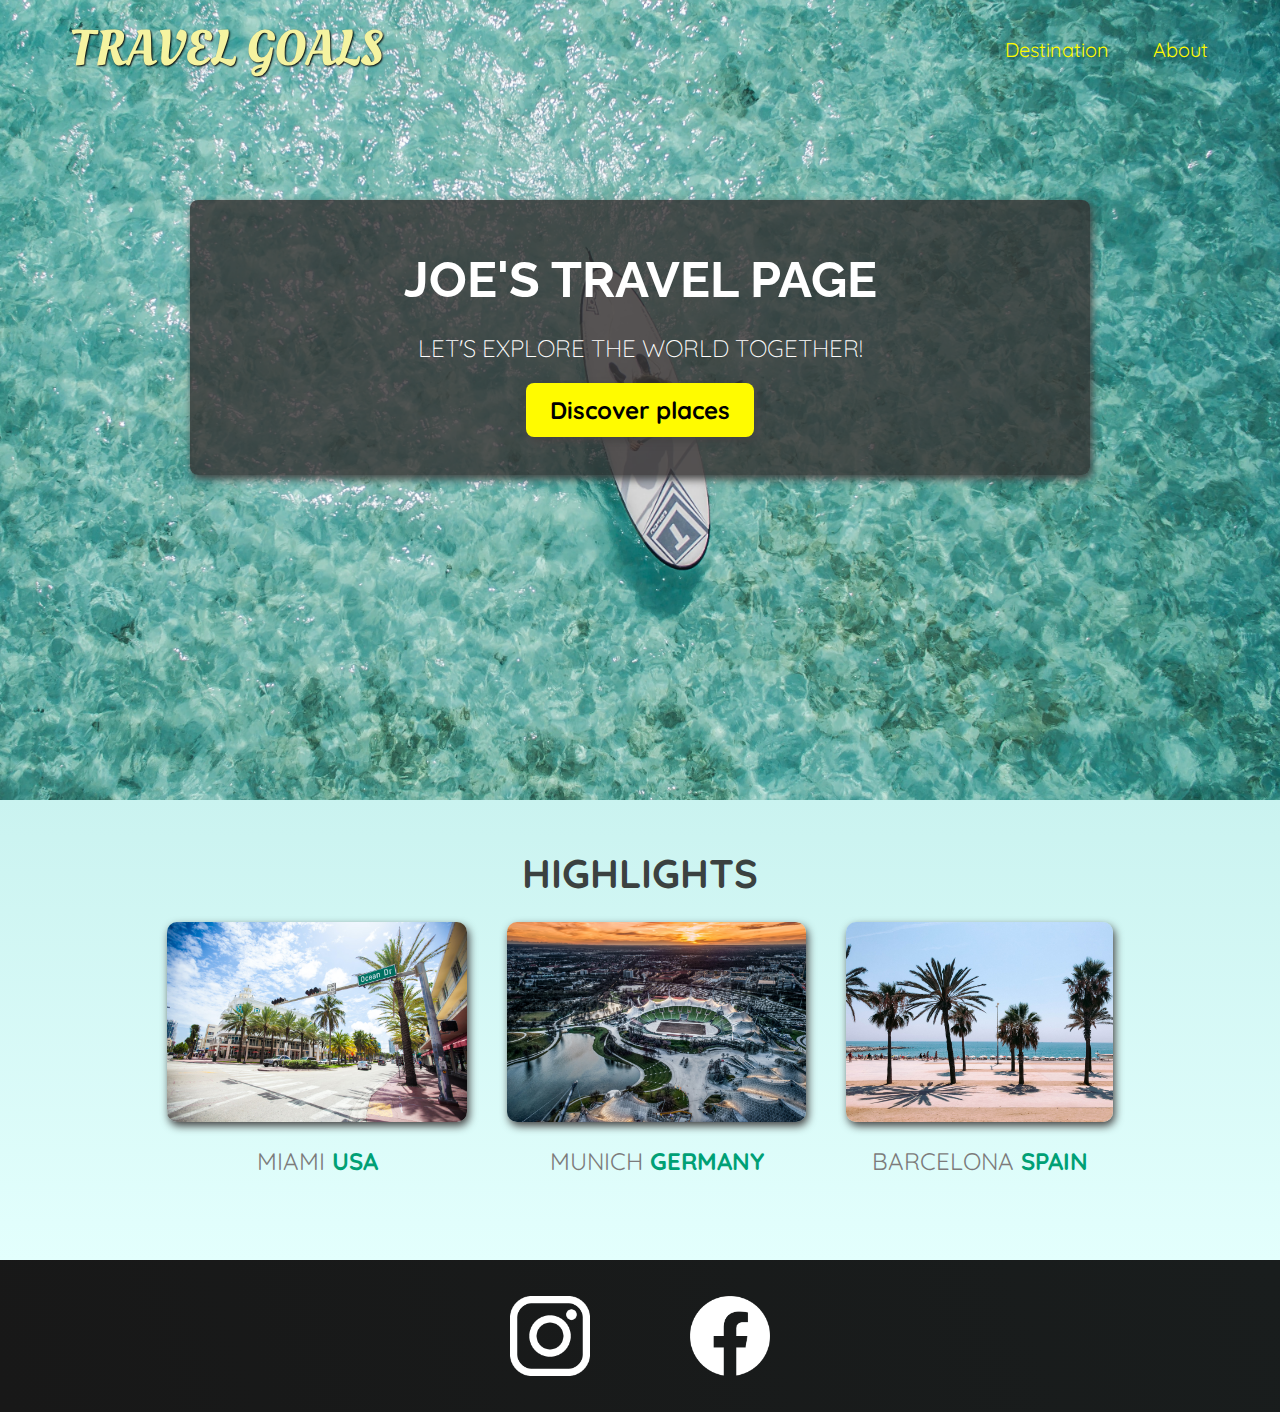
<file: index.html>
<!DOCTYPE html>
<html lang="en">
  <head>
    <meta charset="UTF-8" />
    <meta http-equiv="X-UA-Compatible" content="IE=edge" />
    <meta name="viewport" content="width=device-width, initial-scale=1.0" />
    <link
      href="https://fonts.googleapis.com/css2?family=Raleway:wght@700&family=Oleo+Script:wght@700&family=Quicksand:wght@300;500&display=swap"
      rel="stylesheet"
    />
    <link rel="stylesheet" href="shared.css" />
    <link rel="stylesheet" href="styles.css" />
    <title>Travel Goals</title>
  </head>
  <body>
    <header>
      <div id="page-logo">
        <a href="/index.html">Travel Goals</a>
      </div>

      <nav>
        <ul>
          <li><a href="/places.html">Destination</a></li>
          <li><a href="">About</a></li>
        </ul>
      </nav>
    </header>

    <main>
      <section id="hero">
        <div id="hero-content">
          <h1>Joe's Travel Page</h1>
          <p>Let's explore the world together!</p>
          <a href="/places.html">Discover places</a>
        </div>
      </section>

      <section id="highlights">
        <h2>Highlights</h2>
        <ul id="destinations">
          <li class="destination">
            <img
              src="/images/places/miami.jpg"
              alt="Miami streets on sunny day"
            />
            <p>Miami <strong>USA</strong></p>
          </li>

          <li class="destination">
            <img
              src="/images/places/munich.jpg"
              alt="Munich stadium in winter"
            />

            <p>Munich <strong>Germany</strong></p>
          </li>

          <li class="destination">
            <img
              src="/images/places/barcelona.jpg"
              alt="Palm beach in Barcelona"
            />

            <p>Barcelona <strong>Spain</strong></p>
          </li>
        </ul>
      </section>
    </main>

    <footer>
      <ul>
        <li>
          <a href="https://www.instagram.com">
            <img src="/images/icons/insta.png" alt="Instagram logo" />
          </a>
        </li>

        <li>
          <a href="https://www.facebook.com">
            <img src="/images/icons/facebook.png" alt="Facebook logo" />
          </a>
        </li>
      </ul>
    </footer>
  </body>
</html>
</file>
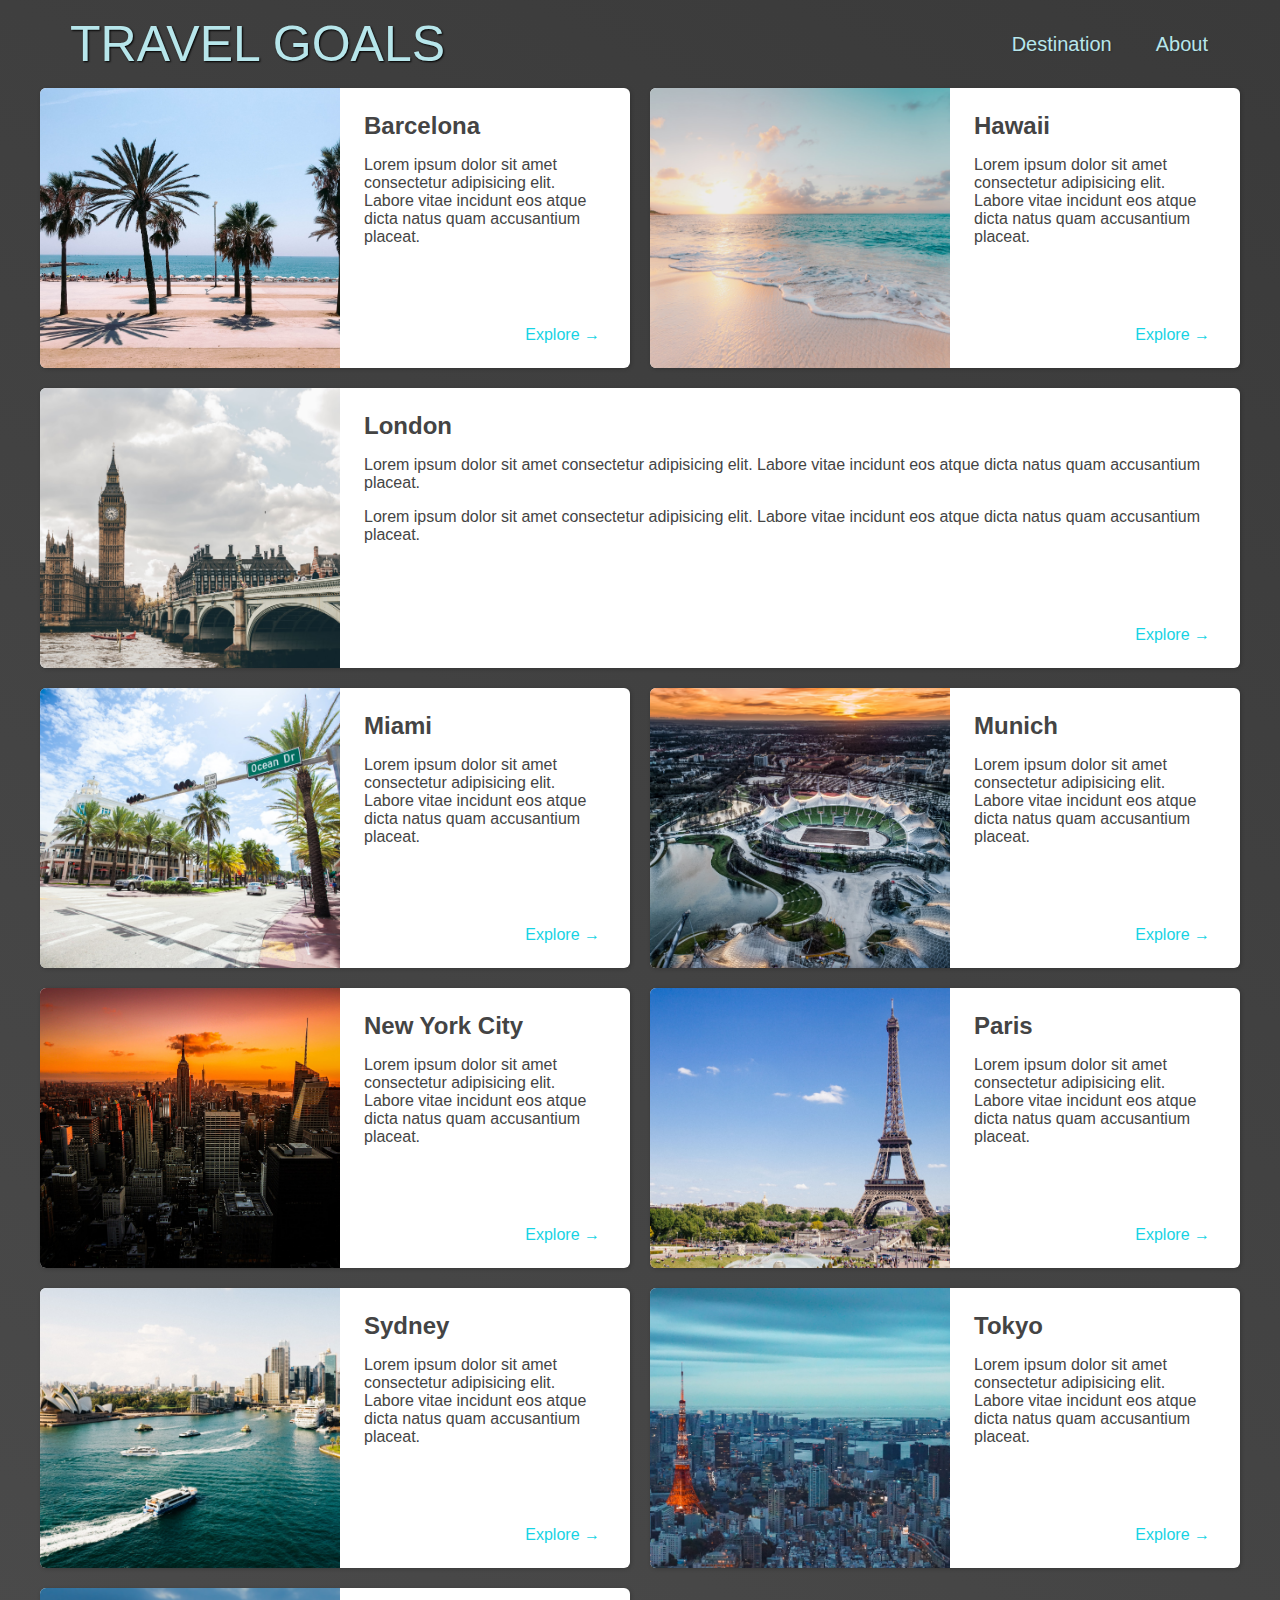
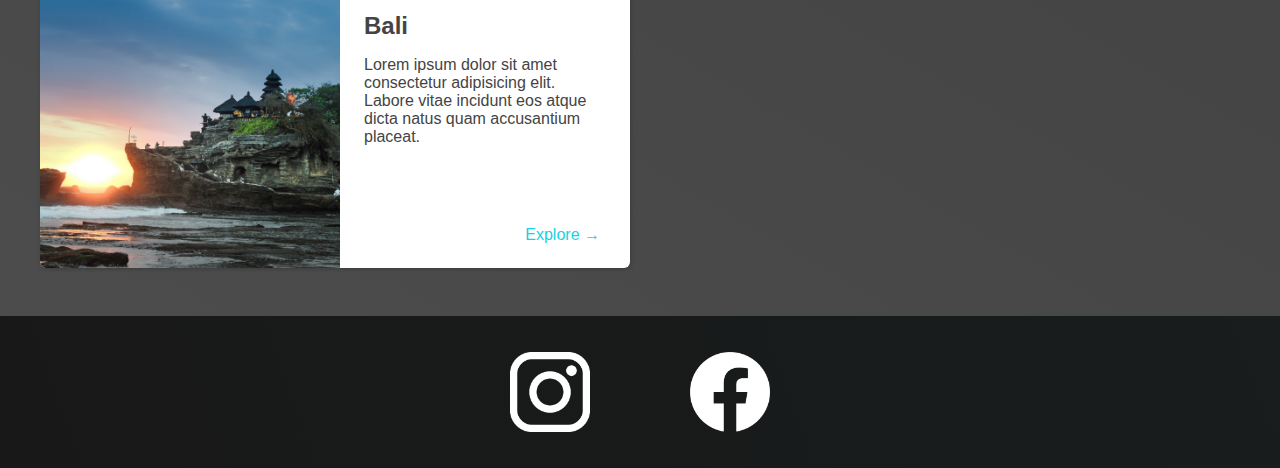
<file: places.html>
<!DOCTYPE html>
<html lang="en">
  <head>
    <meta charset="UTF-8" />
    <meta http-equiv="X-UA-Compatible" content="IE=edge" />
    <meta name="viewport" content="width=device-width, initial-scale=1.0" />
    <link rel="stylesheet" href="shared.css" />
    <link rel="stylesheet" href="places.css" />
    <title>Travel Goals</title>
  </head>
  <body>
    <header>
      <div id="page-logo">
        <a href="/index.html">Travel Goals</a>
      </div>

      <nav>
        <ul>
          <li><a href="/places.html">Destination</a></li>
          <li><a href="">About</a></li>
        </ul>
      </nav>
    </header>

    <main>
      <ul>
        <li>
          <img src="images/places/barcelona.jpg" alt="City of Barcelona" />
          <div class="item-content">
            <div>
              <h2>Barcelona</h2>
              <p>
                Lorem ipsum dolor sit amet consectetur adipisicing elit. Labore
                vitae incidunt eos atque dicta natus quam accusantium placeat.
              </p>
            </div>
            <div class="actions">
              <a href="https://en.wikipedia.org/wiki/Barcelona">Explore &#x2192</a>
            </div>
          </div>
        </li>
        <li>
          <img src="images/places/hawaii.jpg" alt="Hawaii beach" />
          <div class="item-content">
            <div>
              <h2>Hawaii</h2>
              <p>
                Lorem ipsum dolor sit amet consectetur adipisicing elit. Labore
                vitae incidunt eos atque dicta natus quam accusantium placeat.
              </p>
            </div>
            <div class="actions">
              <a href="hhttps://en.wikipedia.org/wiki/Hawaii">Explore &#x2192</a>
            </div>
          </div>
        </li>
        <li>
          <img src="images/places/london.jpg" alt="London city" />
          <div class="item-content">
            <div>
              <h2>London</h2>
              <p>
                Lorem ipsum dolor sit amet consectetur adipisicing elit. Labore
                vitae incidunt eos atque dicta natus quam accusantium placeat.
              </p>
              <p>
                Lorem ipsum dolor sit amet consectetur adipisicing elit. Labore
                vitae incidunt eos atque dicta natus quam accusantium placeat.
              </p>
            </div>
            <div class="actions">
              <a href="https://en.wikipedia.org/wiki/London">Explore &#x2192</a>
            </div>
          </div>
        </li>
        <li>
          <img src="images/places/miami.jpg" alt="Miami streets" />
          <div class="item-content">
            <div>
              <h2>Miami</h2>
              <p>
                Lorem ipsum dolor sit amet consectetur adipisicing elit. Labore
                vitae incidunt eos atque dicta natus quam accusantium placeat.
              </p>
            </div>
            <div class="actions">
              <a href="https://en.wikipedia.org/wiki/Miami">Explore &#x2192</a>
            </div>
          </div>
        </li>
        <li>
          <img src="images/places/munich.jpg" alt="Munich football stadium" />
          <div class="item-content">
            <div>
              <h2>Munich</h2>
              <p>
                Lorem ipsum dolor sit amet consectetur adipisicing elit. Labore
                vitae incidunt eos atque dicta natus quam accusantium placeat.
              </p>
            </div>
            <div class="actions">
              <a href="https://en.wikipedia.org/wiki/Munich">Explore &#x2192</a>
            </div>
          </div>
        </li>
        <li>
          <img src="images/places/new-york-city.jpg" alt="New York City skyline" />
          <div class="item-content">
            <div>
              <h2>New York City</h2>
              <p>
                Lorem ipsum dolor sit amet consectetur adipisicing elit. Labore
                vitae incidunt eos atque dicta natus quam accusantium placeat.
              </p>
            </div>
            <div class="actions">
              <a href="https://en.wikipedia.org/wiki/New_York_City"
                >Explore &#x2192</a
              >
            </div>
          </div>
        </li>
        <li>
          <img src="images/places/paris.jpg" alt="Paris city" />
          <div class="item-content">
            <div>
              <h2>Paris</h2>
              <p>
                Lorem ipsum dolor sit amet consectetur adipisicing elit. Labore
                vitae incidunt eos atque dicta natus quam accusantium placeat.
              </p>
            </div>
            <div class="actions">
              <a href="https://en.wikipedia.org/wiki/Paris">Explore &#x2192</a>
            </div>
          </div>
        </li>
        <li>
          <img src="images/places/sydney.jpg" alt="Sydney beach" />
          <div class="item-content">
            <div>
              <h2>Sydney</h2>
              <p>
                Lorem ipsum dolor sit amet consectetur adipisicing elit. Labore
                vitae incidunt eos atque dicta natus quam accusantium placeat.
              </p>
            </div>
            <div class="actions">
              <a href="https://en.wikipedia.org/wiki/Sydney">Explore &#x2192</a>
            </div>
          </div>
        </li>
        <li>
          <img src="images/places/tokyo.jpg" alt="Tokyo skyline" />
          <div class="item-content">
            <div>
              <h2>Tokyo</h2>
              <p>
                Lorem ipsum dolor sit amet consectetur adipisicing elit. Labore
                vitae incidunt eos atque dicta natus quam accusantium placeat.
              </p>
            </div>
            <div class="actions">
              <a href="https://en.wikipedia.org/wiki/Tokyo">Explore &#x2192</a>
            </div>
          </div>
        </li>
        <li>
          <img src="images/places/bali.jpg" alt="Bali beach" />
          <div class="item-content">
            <div>
              <h2>Bali</h2>
              <p>
                Lorem ipsum dolor sit amet consectetur adipisicing elit. Labore
                vitae incidunt eos atque dicta natus quam accusantium placeat.
              </p>
            </div>
            <div class="actions">
              <a href="https://en.wikipedia.org/wiki/Bali">Explore &#x2192</a>
            </div>
          </div>
        </li>
      </ul>
    </main>

    <footer>
      <ul>
        <li>
          <a href="https://www.instagram.com">
            <img src="/images/icons/insta.png" alt="Instagram logo" />
          </a>
        </li>

        <li>
          <a href="https://www.facebook.com">
            <img src="/images/icons/facebook.png" alt="Facebook logo" />
          </a>
        </li>
      </ul>
    </footer>
  </body>
</html>
</file>
<file: shared.css>
body {
  font-family: "Quicksand", sans-serif;
  margin: 0;
}
ul {
  list-style: none;
  margin: 0;
  padding: 0;
}
header {
  display: flex;
  justify-content: space-between;
  align-items: center;
  padding: 15px 60px;
  position: absolute;
  width: 100%;
  top: 0;
  left: 0;
  box-sizing: border-box;
}
#page-logo a {
  padding: 10px;
  font-family: "Oleo Script", sans-serif;
  color: rgb(245, 243, 160);
  font-size: 50px;
  text-decoration: none;
  text-transform: uppercase;
  text-shadow: 1px 1px 2px rgb(0, 0, 0);
}

header ul {
  display: flex;
}
header li {
  margin-left: 20px;
}
header a {
  color: rgb(255, 251, 0);
  text-decoration: none;
  font-size: 20px;
  padding: 12px;
  text-shadow: 1px 1px 2px rgba(0, 0, 0, 0.2);
  border-radius: 6px;
}

header nav a:hover {
  color: rgb(77, 77, 77);
  background-color: rgb(255, 251, 0);
}

footer {
  background-color: black;
  background: linear-gradient(70deg, rgb(24, 24, 24), rgb(25, 29, 29));
  padding: 36px;
}
footer ul {
  display: flex;
  justify-content: center;
  /* padding: 40px; */
}
footer li {
  width: 80px;
  height: 80px;
  margin: 0 50px;
}

footer img {
  width: 100%;
  height: 100%;
}
</file>
<file: styles.css>
#hero {
  height: 800px;
  background-image: url("images/places/ocean.jpg");
  background-position: center;
  background-size: cover;
}
#hero-content {
  width: 900px;
  background-color: rgba(51, 47, 47, 0.8);
  box-shadow: 2px 4px 8px rgb(68, 67, 67);
  border-radius: 8px;
  text-align: center;
  padding: 50px 0;
  margin: 0 auto;
  position: relative;
  top: 200px;
}
#hero-content h1 {
  color: white;
  text-transform: uppercase;
  font-size: 50px;
  font-family: "Raleway", sans-serif;
  margin: 0;
}

#hero-content p {
  color: white;
  text-transform: uppercase;
  font-size: 24px;
  font-weight: 300;
  margin-bottom: 32px;
}

#hero-content a {
  text-decoration: none;
  background-color: rgb(255, 251, 0);
  padding: 12px 24px;
  color: black;
  font-size: 24px;
  font-weight: bold;
  border-radius: 8px;
  box-shadow: 2px 4px 8px rgb(68, 67, 67);
}

#hero-content a:hover {
  background-color: rgb(255, 238, 0);
}

#highlights h2 {
  text-transform: uppercase;
  text-align: center;
  font-size: 40px;
  color: rgb(59, 65, 64);
  margin: 24px 0;
}
#highlights {
  padding: 24px;
  background: linear-gradient(0deg, rgb(227, 255, 253), rgb(202, 243, 240));
}
#destinations {
  display: flex;
  width: 90%;
  margin: auto;
  margin-bottom: 40px;
  justify-content: center;
}

.destination {
  margin: 0 20px;
  text-transform: uppercase;
}

.destination p {
  text-align: center;
  font-size: 24px;
  color: rgb(124, 123, 123);
  margin: 20px 0;
}
.destination img {
  height: 200px;
  width: 100%;
  box-shadow: 2px 4px 8px rgb(68, 67, 67);
  border-radius: 10px;
  object-fit: cover;
}

.destination strong {
  color: rgb(0, 160, 117);
}

/* #destinations img {
  display: flex;
  flex-direction: row;
  margin: 20px;
  width: 20%;
} */
</file>
<file: places.css>
body {
  background: linear-gradient(30deg, rgb(77, 77, 77), rgb(58, 58, 58));
  color: rgb(68, 68, 68);
}
#page-logo a {
  color: rgb(183, 230, 235);
}

header {
  position: static;
}
header a {
  color: rgb(183, 230, 235);
}

header nav a:hover {
  background-color: rgb(183, 230, 235);
  color: rgb(59, 59, 59);
}

main ul {
  width: 1200px;
  margin: 0 auto 48px auto;
  display: grid;
  grid-template-columns: 1fr 1fr;
  gap: 20px 20px;
}

li:nth-of-type(3) {
  grid-column: 1 / span 2;
}

main li {
  display: flex;
  background-color: white;
  box-shadow: 1px 1px 4px rgba(0, 0, 0, 0.2);
  border-radius: 6px;
  overflow: hidden;
}
main li img {
  width: 300px;
  height: 280px;
  object-fit: cover;
}

.item-content {
  padding: 24px;
  display: flex;
  flex-direction: column;
  justify-content: space-between;
}

.item-content h2 {
  margin: 0;
}
.actions {
  text-align: right;
}

.actions a {
  text-decoration: none;
  padding: 6px;
  color: rgb(22, 211, 228);
  border-radius: 5px;
}

.actions a:hover {
  background-color: rgb(235, 253, 255);
}
</file>
